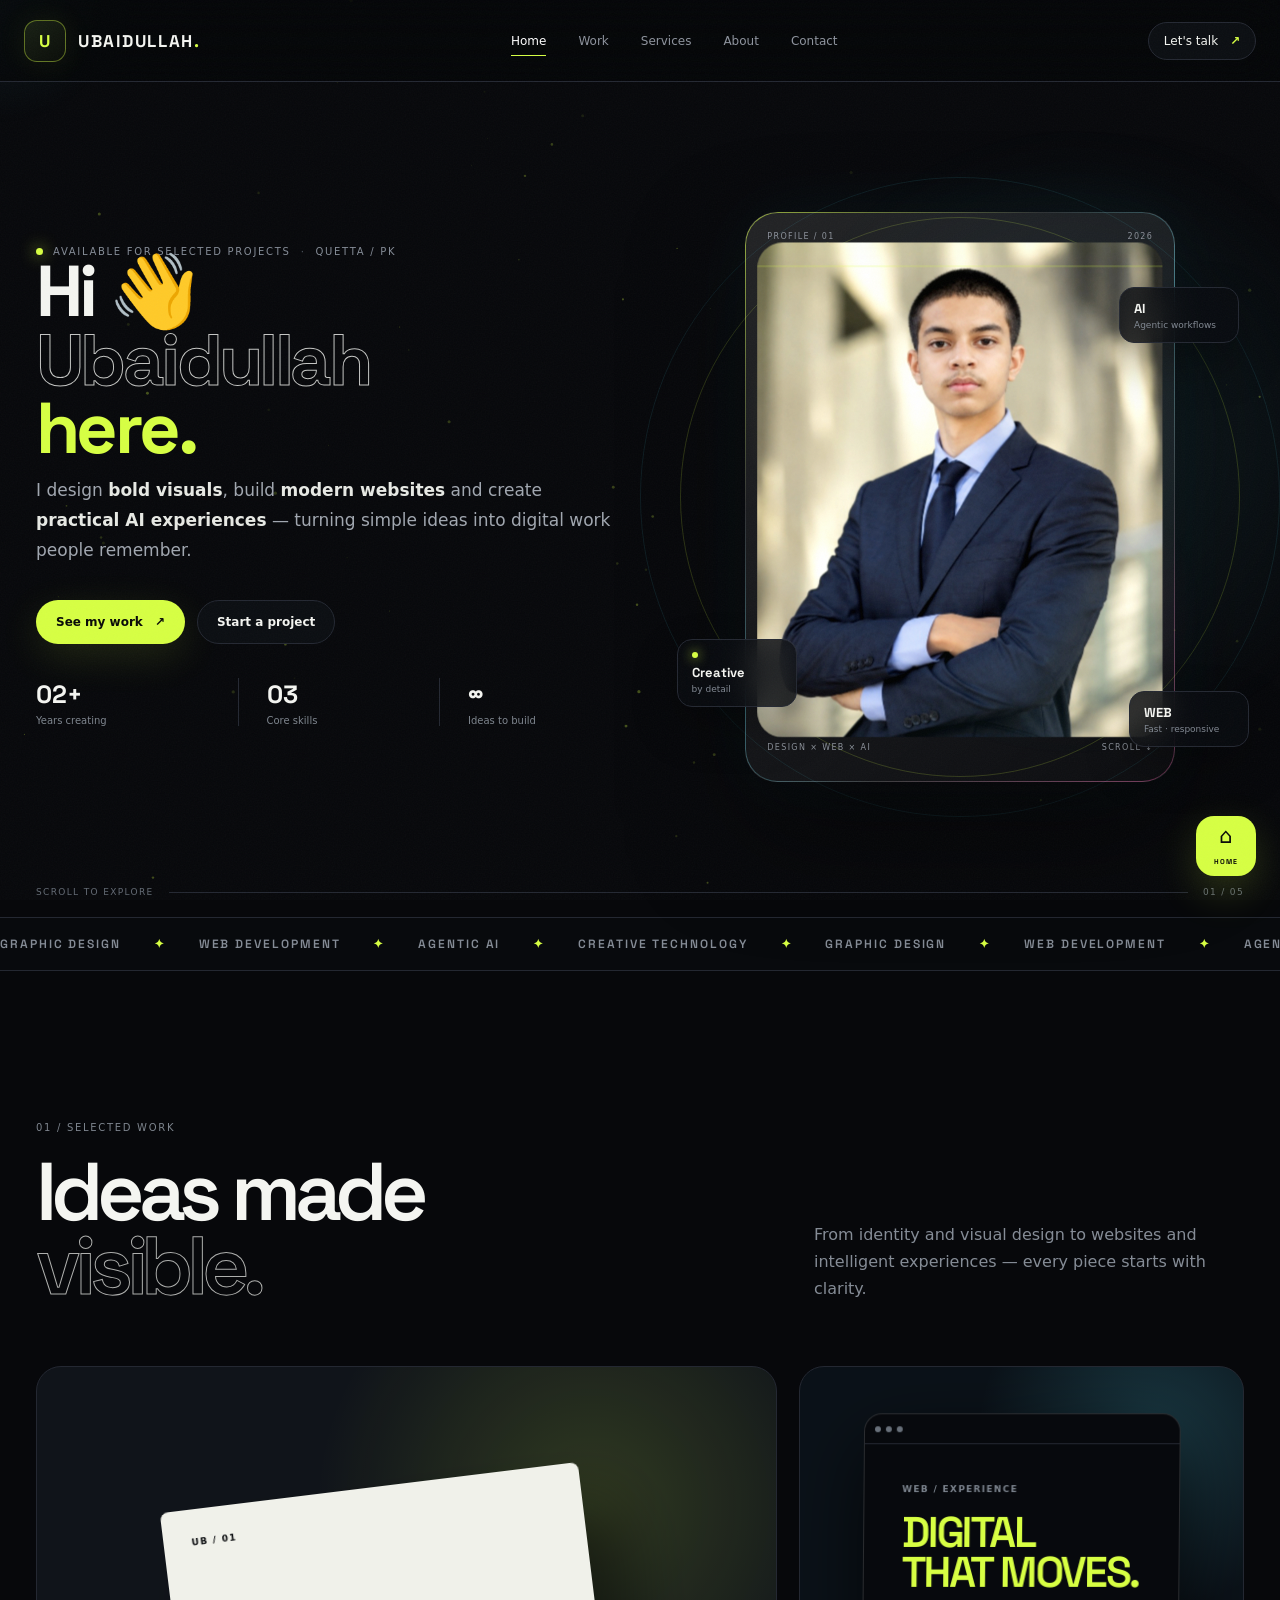
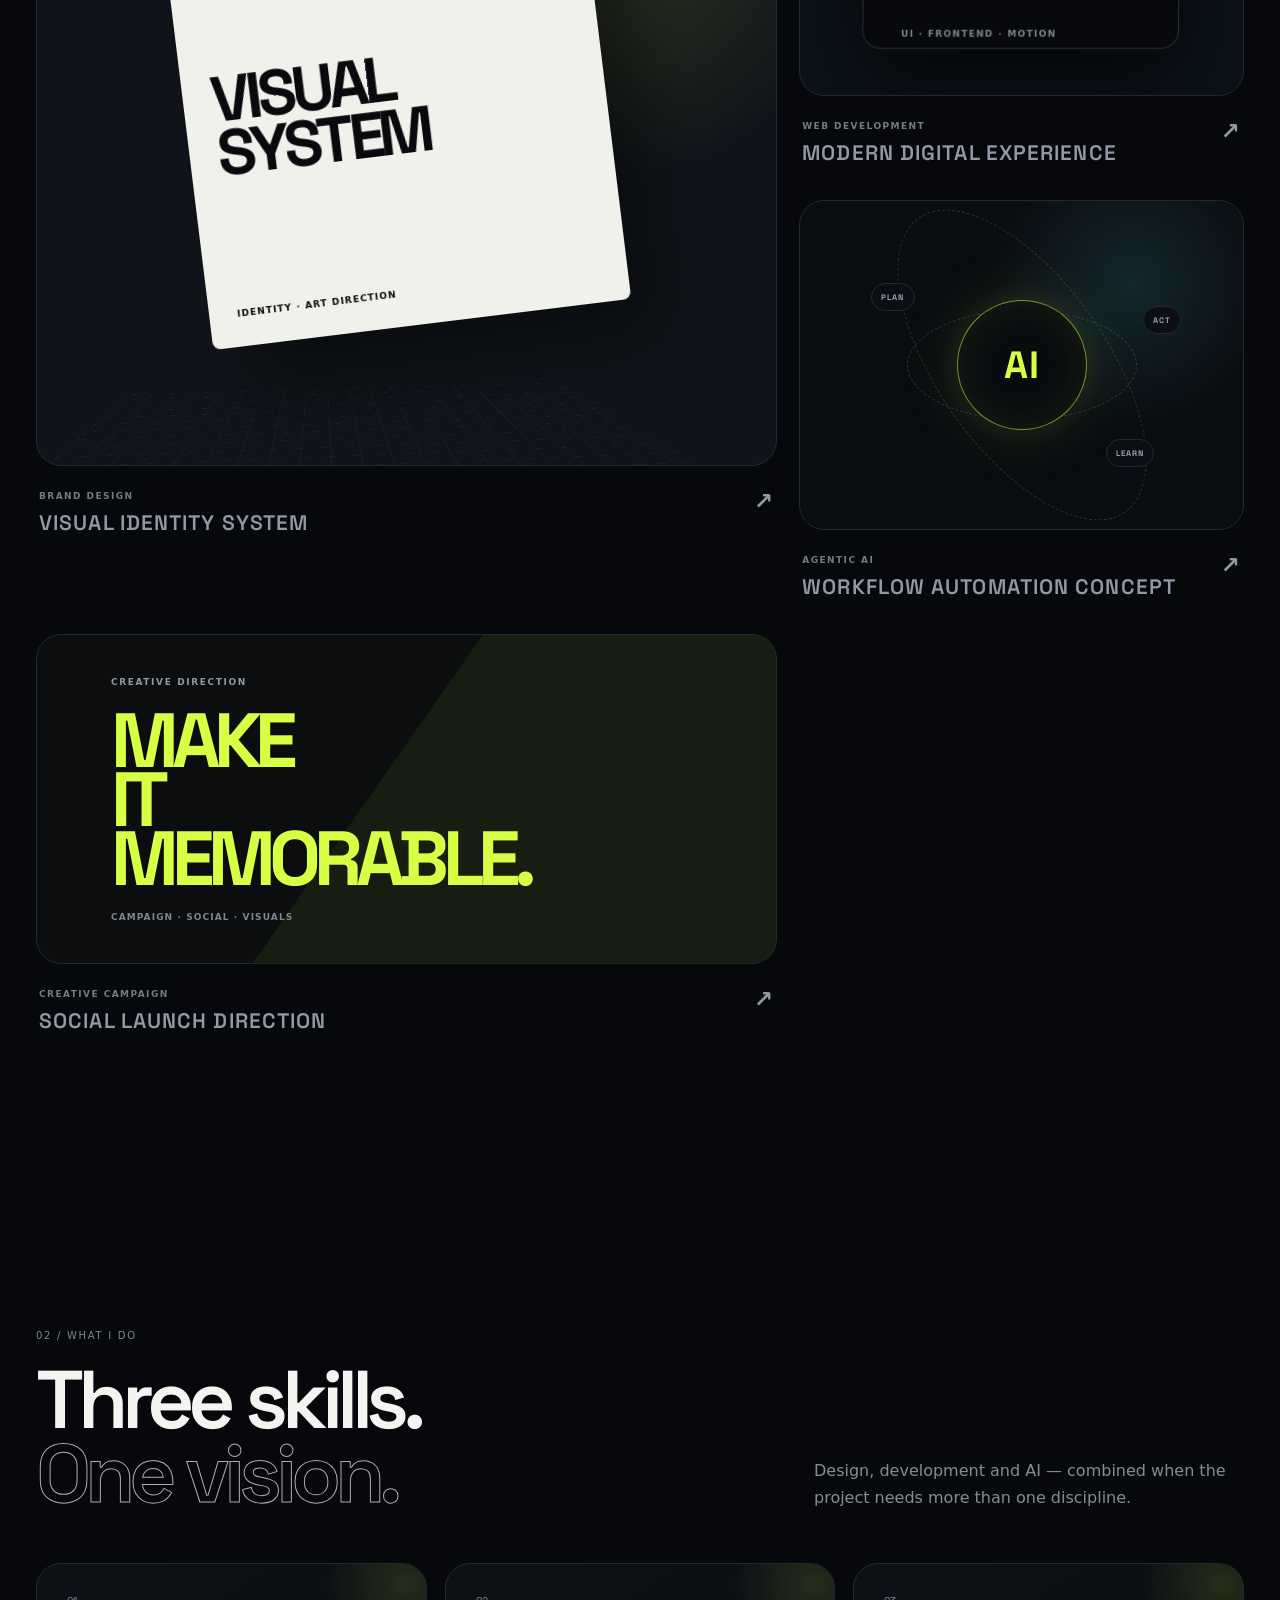
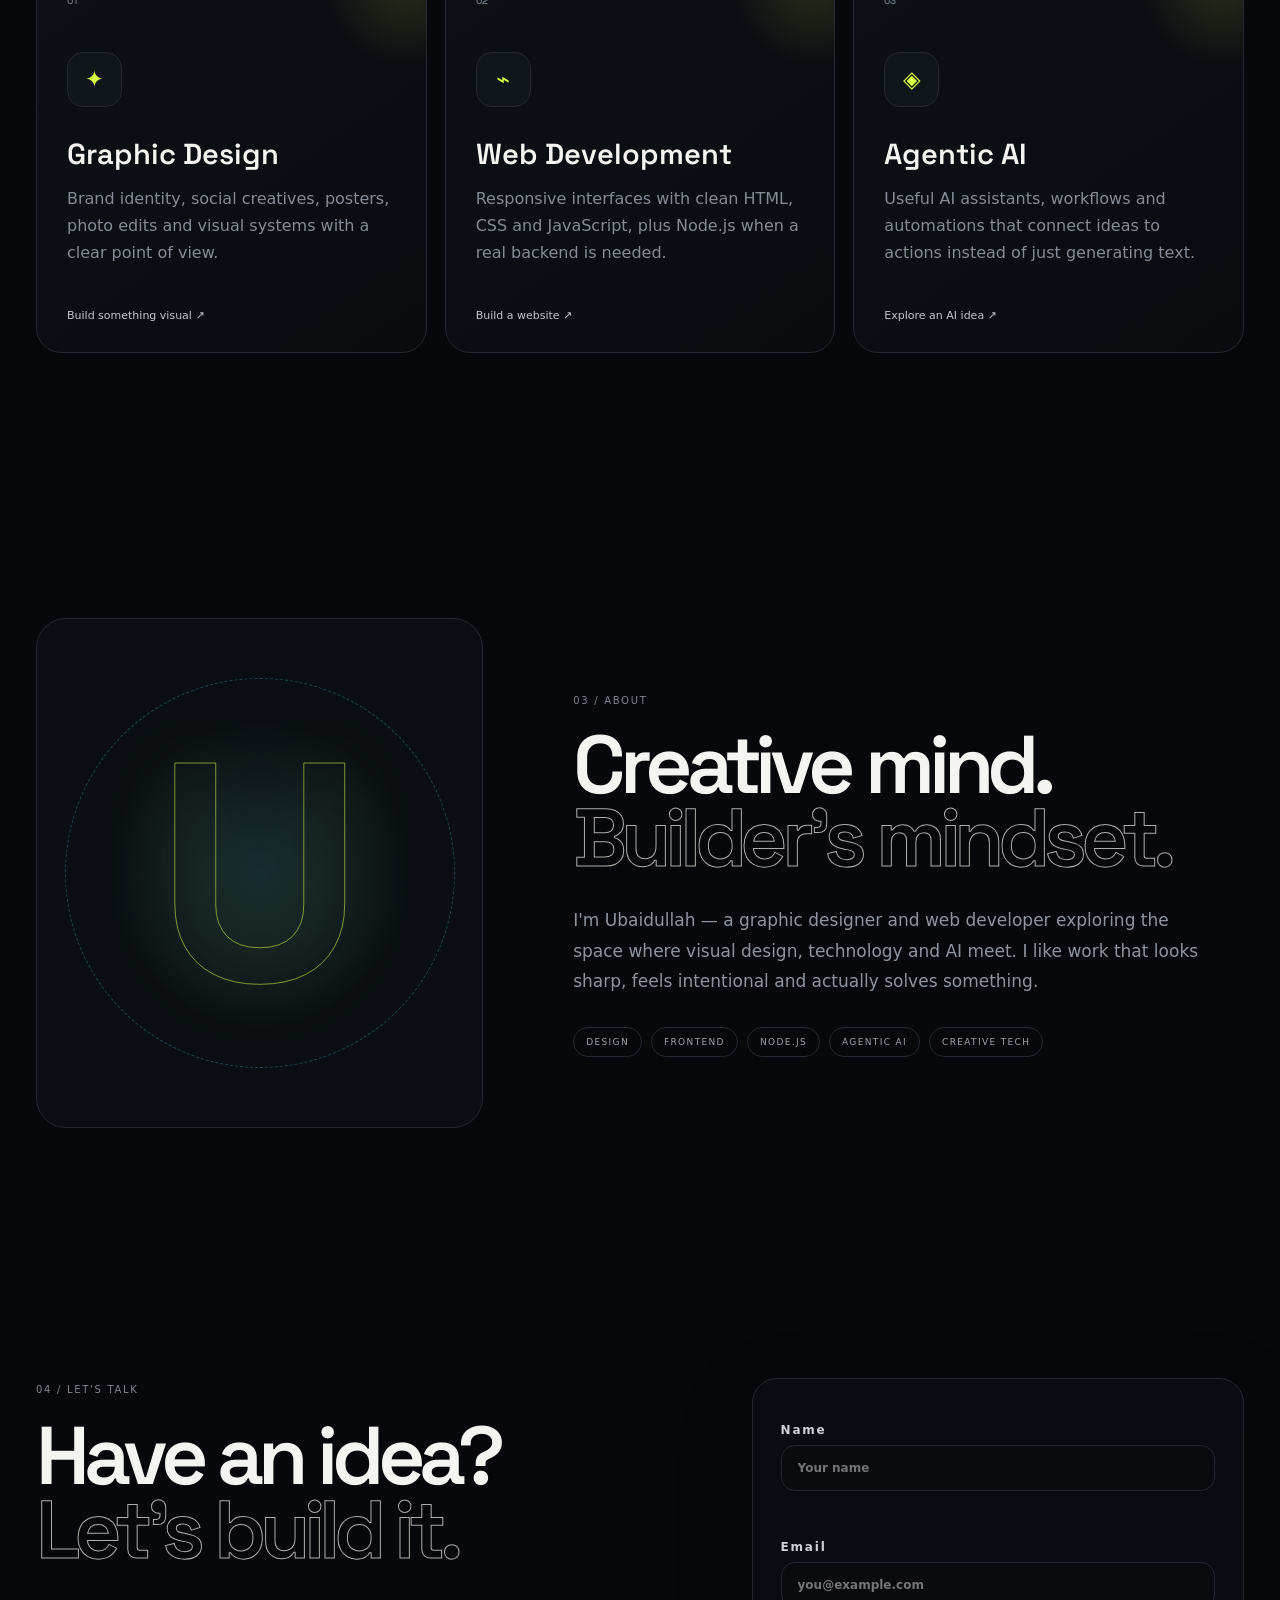
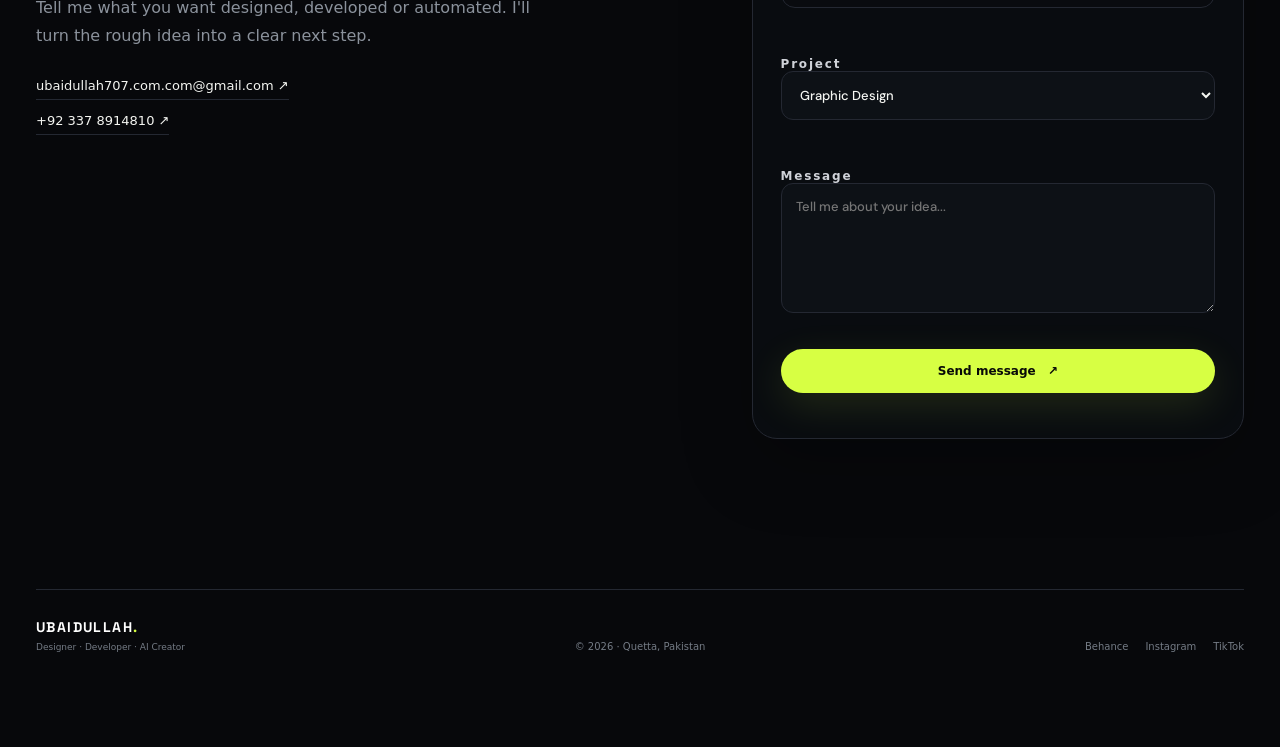
<file: index.html>
<!doctype html><html lang="en"><head><meta charset="utf-8"><meta name="viewport" content="width=device-width,initial-scale=1"><meta name="theme-color" content="#050608"><meta name="description" content="Ubaidullah — Graphic Designer, Web Developer and Agentic AI Creator."><title>UBAIDULLAH — Creative Developer</title><link rel="preconnect" href="https://fonts.googleapis.com"><link rel="preconnect" href="https://fonts.gstatic.com" crossorigin><link href="https://fonts.googleapis.com/css2?family=DM+Sans:wght@400;500;600;700&family=Space+Grotesk:wght@500;600;700&display=swap" rel="stylesheet"><link rel="stylesheet" href="style.css"></head><body><canvas id="particles"></canvas><div class="grain"></div><div class="cursor" id="cursor"></div><div class="progress" id="progress"></div>
<header class="header"><a class="logo" href="#home"><span class="logo-box">U</span><span>UBAIDULLAH<span class="lime">.</span></span></a><nav><a class="active" href="#home">Home</a><a href="#work">Work</a><a href="#services">Services</a><a href="#about">About</a><a href="#contact">Contact</a></nav><a class="talk magnetic" href="#contact">Let's talk <b>↗</b></a></header>
<main id="home"><section class="hero wrap"><div class="hero-left reveal"><div class="status"><i></i> AVAILABLE FOR SELECTED PROJECTS <span>·</span> QUETTA / PK</div><h1>Hi 👋<br><span class="outline">Ubaidullah</span><br><strong>here.</strong></h1><p class="hero-text">I design <b>bold visuals</b>, build <b>modern websites</b> and create <b>practical AI experiences</b> — turning simple ideas into digital work people remember.</p><div class="actions"><a class="btn primary magnetic" href="#work">See my work <span>↗</span></a><a class="btn secondary magnetic" href="#contact">Start a project</a></div><div class="stats"><div><b>02+</b><span>Years creating</span></div><div><b>03</b><span>Core skills</span></div><div><b>∞</b><span>Ideas to build</span></div></div></div><div class="hero-right reveal delay"><div class="scene" id="scene"><div class="orb orb1"></div><div class="orb orb2"></div><div class="ring ring1"></div><div class="ring ring2"></div><div class="portrait-card tilt" id="portraitCard"><div class="card-top"><span>PROFILE / 01</span><span>2026</span></div><div class="portrait"><img src="portrait.png" alt="Ubaidullah in a professional suit"><div class="scan"></div></div><div class="card-bottom"><span>DESIGN × WEB × AI</span><span>SCROLL ↓</span></div></div><div class="float-chip chip1"><i></i><b>Creative</b><small>by detail</small></div><div class="float-chip chip2"><b>AI</b><small>Agentic workflows</small></div><div class="float-chip chip3"><b>WEB</b><small>Fast · responsive</small></div></div></div><div class="hero-bottom"><span>SCROLL TO EXPLORE</span><div></div><span>01 / 05</span></div></section><section class="ticker"><div>GRAPHIC DESIGN <em>✦</em> WEB DEVELOPMENT <em>✦</em> AGENTIC AI <em>✦</em> CREATIVE TECHNOLOGY <em>✦</em> GRAPHIC DESIGN <em>✦</em> WEB DEVELOPMENT <em>✦</em> AGENTIC AI <em>✦</em></div></section>
<section class="section wrap" id="work"><div class="heading reveal"><div><span>01 / SELECTED WORK</span><h2>Ideas made<br><i>visible.</i></h2></div><p>From identity and visual design to websites and intelligent experiences — every piece starts with clarity.</p></div><div class="bento"><article class="project p1 tilt reveal"><div class="visual brandVisual"><span class="grid"></span><div class="brandSheet"><small>UB / 01</small><b>VISUAL<br>SYSTEM</b><span>Identity · Art direction</span></div></div><div class="meta"><div><small>BRAND DESIGN</small><h3>Visual identity system</h3></div><b>↗</b></div></article><article class="project p2 tilt reveal delay"><div class="visual webVisual"><div class="browser"><div class="bar"><i></i><i></i><i></i></div><div class="browserContent"><small>WEB / EXPERIENCE</small><strong>Digital<br>that moves.</strong><span>UI · Frontend · Motion</span></div></div></div><div class="meta"><div><small>WEB DEVELOPMENT</small><h3>Modern digital experience</h3></div><b>↗</b></div></article><article class="project p3 tilt reveal"><div class="visual aiVisual"><div class="aiOrbit a"></div><div class="aiOrbit b"></div><div class="aiCore">AI</div><span class="node n1">PLAN</span><span class="node n2">ACT</span><span class="node n3">LEARN</span></div><div class="meta"><div><small>AGENTIC AI</small><h3>Workflow automation concept</h3></div><b>↗</b></div></article><article class="project p4 tilt reveal delay"><div class="visual posterVisual"><div><small>CREATIVE DIRECTION</small><strong>MAKE<br>IT<br><i>MEMORABLE.</i></strong><span>Campaign · Social · Visuals</span></div></div><div class="meta"><div><small>CREATIVE CAMPAIGN</small><h3>Social launch direction</h3></div><b>↗</b></div></article></div></section>
<section class="section services wrap" id="services"><div class="heading reveal"><div><span>02 / WHAT I DO</span><h2>Three skills.<br><i>One vision.</i></h2></div><p>Design, development and AI — combined when the project needs more than one discipline.</p></div><div class="service-grid"><article class="service reveal"><span class="num">01</span><div class="icon">✦</div><h3>Graphic Design</h3><p>Brand identity, social creatives, posters, photo edits and visual systems with a clear point of view.</p><a href="#contact">Build something visual ↗</a></article><article class="service reveal delay"><span class="num">02</span><div class="icon">⌁</div><h3>Web Development</h3><p>Responsive interfaces with clean HTML, CSS and JavaScript, plus Node.js when a real backend is needed.</p><a href="#contact">Build a website ↗</a></article><article class="service reveal"><span class="num">03</span><div class="icon">◈</div><h3>Agentic AI</h3><p>Useful AI assistants, workflows and automations that connect ideas to actions instead of just generating text.</p><a href="#contact">Explore an AI idea ↗</a></article></div></section>
<section class="about wrap" id="about"><div class="about-visual reveal"><span>U</span><div class="about-orbit"></div></div><div class="about-copy reveal delay"><span>03 / ABOUT</span><h2>Creative mind.<br><i>Builder's mindset.</i></h2><p>I'm Ubaidullah — a graphic designer and web developer exploring the space where visual design, technology and AI meet. I like work that looks sharp, feels intentional and actually solves something.</p><div class="skills"><span>DESIGN</span><span>FRONTEND</span><span>NODE.JS</span><span>AGENTIC AI</span><span>CREATIVE TECH</span></div></div></section>
<section class="contact wrap" id="contact"><div class="contact-copy reveal"><span>04 / LET'S TALK</span><h2>Have an idea?<br><i>Let's build it.</i></h2><p>Tell me what you want designed, developed or automated. I'll turn the rough idea into a clear next step.</p><div class="contact-links"><a href="mailto:ubaidullah707.com.com@gmail.com">ubaidullah707.com.com@gmail.com ↗</a><a href="tel:+923378914810">+92 337 8914810 ↗</a></div></div><form class="form reveal delay" id="contactForm"><label>Name<input name="name" required placeholder="Your name"></label><label>Email<input name="email" type="email" required placeholder="you@example.com"></label><label>Project<select name="project"><option>Graphic Design</option><option>Web Development</option><option>Agentic AI</option><option>Other</option></select></label><label>Message<textarea name="message" required placeholder="Tell me about your idea..."></textarea></label><button class="btn primary magnetic" type="submit">Send message <span>↗</span></button><p id="formStatus"></p></form></section></main>
<footer class="footer wrap"><div><b>UBAIDULLAH<span class="lime">.</span></b><small>Designer · Developer · AI Creator</small></div><span>© 2026 · Quetta, Pakistan</span><div class="socials"><a href="https://www.behance.net/ubaidullah141" target="_blank" rel="noreferrer">Behance</a><a href="https://www.instagram.com/whoez_the_shadow" target="_blank" rel="noreferrer">Instagram</a><a href="https://www.tiktok.com/@whoez_the_shadow" target="_blank" rel="noreferrer">TikTok</a></div></footer><a class="home" href="#home"><span>⌂</span><small>HOME</small></a><script src="script.js"></script></body></html>
</file>
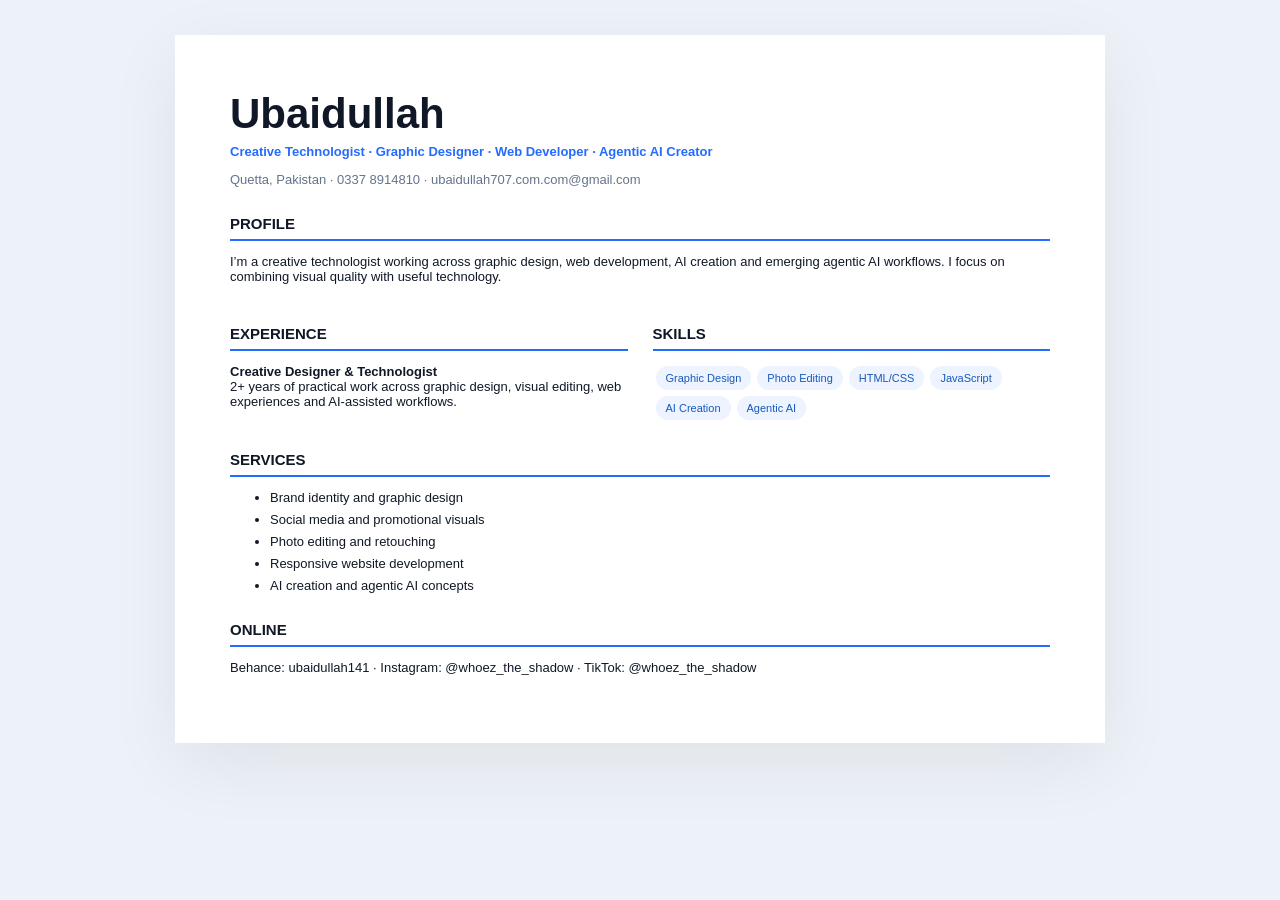
<file: cv.html>
<!doctype html><html><head><meta charset="utf-8"><meta name="viewport" content="width=device-width,initial-scale=1"><title>Ubaidullah — CV</title><style>body{margin:0;background:#edf2f8;color:#101827;font:13px Arial}.cv{max-width:820px;margin:35px auto;background:#fff;padding:55px;box-shadow:0 20px 70px #0001}h1{font-size:42px;margin:0}.role{color:#246bff;font-weight:bold;margin:6px 0}.muted{color:#64748b}h2{font-size:15px;border-bottom:2px solid #246bff;padding-bottom:7px;margin-top:28px}.grid{display:grid;grid-template-columns:1fr 1fr;gap:25px}li{margin:7px 0}.tags span{display:inline-block;background:#edf4ff;color:#1858bd;border-radius:20px;padding:6px 10px;margin:3px;font-size:11px}@media(max-width:650px){.cv{margin:0;padding:28px}.grid{grid-template-columns:1fr}}@media print{body{background:#fff}.cv{margin:0;box-shadow:none}}</style></head><body><main class="cv"><h1>Ubaidullah</h1><div class="role">Creative Technologist · Graphic Designer · Web Developer · Agentic AI Creator</div><p class="muted">Quetta, Pakistan · 0337 8914810 · ubaidullah707.com.com@gmail.com</p><h2>PROFILE</h2><p>I’m a creative technologist working across graphic design, web development, AI creation and emerging agentic AI workflows. I focus on combining visual quality with useful technology.</p><div class="grid"><div><h2>EXPERIENCE</h2><p><b>Creative Designer & Technologist</b><br>2+ years of practical work across graphic design, visual editing, web experiences and AI-assisted workflows.</p></div><div><h2>SKILLS</h2><div class="tags"><span>Graphic Design</span><span>Photo Editing</span><span>HTML/CSS</span><span>JavaScript</span><span>AI Creation</span><span>Agentic AI</span></div></div></div><h2>SERVICES</h2><ul><li>Brand identity and graphic design</li><li>Social media and promotional visuals</li><li>Photo editing and retouching</li><li>Responsive website development</li><li>AI creation and agentic AI concepts</li></ul><h2>ONLINE</h2><p>Behance: ubaidullah141 · Instagram: @whoez_the_shadow · TikTok: @whoez_the_shadow</p></main></body></html>
</file>
<file: style.css>
:root{--bg:#050608;--panel:#0a0d11;--panel2:#10141a;--text:#f5f6f2;--muted:#9198a3;--line:rgba(255,255,255,.1);--lime:#d7ff43;--cyan:#5be7ff;--pink:#ff4eaa;--max:1320px}*{box-sizing:border-box}html{scroll-behavior:smooth}body{margin:0;background:radial-gradient(circle at 70% 0%,#111b1c 0,#07090c 28%,var(--bg) 60%);color:var(--text);font-family:'DM Sans',sans-serif;overflow-x:hidden}body:before{content:"";position:fixed;inset:0;pointer-events:none;background:radial-gradient(circle at 50% 30%,rgba(215,255,67,.025),transparent 35%);z-index:-1}a{color:inherit;text-decoration:none}.wrap{width:min(var(--max),calc(100% - 72px));margin-inline:auto}.grain{position:fixed;inset:0;z-index:40;pointer-events:none;opacity:.035;background-image:url("data:image/svg+xml,%3Csvg xmlns='http://www.w3.org/2000/svg' width='180' height='180'%3E%3Cfilter id='n'%3E%3CfeTurbulence type='fractalNoise' baseFrequency='.75' numOctaves='4'/%3E%3C/filter%3E%3Crect width='100%25' height='100%25' filter='url(%23n)'/%3E%3C/svg%3E")}#particles{position:fixed;inset:0;width:100%;height:100%;pointer-events:none;z-index:0}.cursor{position:fixed;width:260px;height:260px;border-radius:50%;pointer-events:none;z-index:2;background:radial-gradient(circle,rgba(91,231,255,.075),transparent 68%);transform:translate(-50%,-50%)}.progress{position:fixed;top:0;left:0;width:0;height:3px;background:linear-gradient(90deg,var(--lime),var(--cyan),var(--pink));z-index:100}.header{height:82px;position:sticky;top:0;z-index:30;display:flex;align-items:center;justify-content:space-between;padding:0 max(24px,calc((100vw - var(--max))/2));border-bottom:1px solid var(--line);background:rgba(5,6,8,.72);backdrop-filter:blur(22px)}.logo{display:flex;align-items:center;gap:12px;font:700 17px 'Space Grotesk';letter-spacing:.1em}.logo-box{width:42px;height:42px;border-radius:13px;display:grid;place-items:center;border:1px solid rgba(215,255,67,.4);background:linear-gradient(145deg,#182014,#0a0d09);color:var(--lime);box-shadow:0 0 30px rgba(215,255,67,.08)}.lime{color:var(--lime)}nav{display:flex;gap:32px}nav a{font-size:12px;color:#8e949e;position:relative;padding:8px 0}nav a:after{content:"";position:absolute;left:0;right:100%;bottom:0;height:1px;background:var(--lime);transition:.25s}nav a:hover,nav a.active{color:#fff}nav a:hover:after,nav a.active:after{right:0}.talk{border:1px solid var(--line);border-radius:999px;padding:11px 15px;background:#0b0e12;font-size:12px}.talk b{color:var(--lime);margin-left:8px}.hero{min-height:calc(100vh - 82px);min-height:760px;display:grid;grid-template-columns:1.02fr .98fr;gap:50px;align-items:center;position:relative;padding:70px 0 75px}.hero:before{content:"";position:absolute;width:700px;height:700px;right:-180px;top:10px;border-radius:50%;background:radial-gradient(circle,rgba(91,231,255,.09),transparent 64%);filter:blur(10px);pointer-events:none}.status{display:flex;align-items:center;gap:10px;color:#858c97;font-size:10px;letter-spacing:.17em}.status i{width:7px;height:7px;border-radius:50%;background:var(--lime);box-shadow:0 0 16px var(--lime);animation:pulse 2s infinite}.status span{color:#515862}h1,h2,h3,p{margin-top:0}h1{font:700 clamp(70px,8.3vw,126px)/.82 'Space Grotesk';letter-spacing:-.085em;margin:30px 0 32px}h1 .outline{color:transparent;-webkit-text-stroke:1px rgba(245,246,242,.8)}h1 strong{color:var(--lime);font-weight:700}.hero-text{max-width:640px;color:#a1a7b0;font-size:17px;line-height:1.75}.hero-text b{color:#e7e9e4}.actions{display:flex;gap:12px;margin:34px 0}.btn{display:inline-flex;align-items:center;justify-content:center;gap:12px;border-radius:999px;padding:14px 19px;font-size:12px;font-weight:700;border:1px solid transparent;cursor:pointer;transition:transform .2s,box-shadow .2s}.btn:hover{transform:translateY(-3px)}.primary{background:var(--lime);color:#080a07;box-shadow:0 12px 40px rgba(215,255,67,.12)}.secondary{border-color:var(--line);background:#0b0e12}.stats{display:flex;gap:28px;margin-top:48px}.stats div{display:flex;flex-direction:column;gap:5px;min-width:90px}.stats div+div{border-left:1px solid var(--line);padding-left:28px}.stats b{font:700 25px 'Space Grotesk'}.stats span{font-size:10px;color:#7e858e}.hero-right{height:690px;display:grid;place-items:center}.scene{width:min(650px,100%);height:650px;position:relative;perspective:1300px;display:grid;place-items:center}.portrait-card{width:430px;height:570px;border-radius:32px;padding:14px;position:relative;z-index:5;background:linear-gradient(145deg,rgba(255,255,255,.11),rgba(255,255,255,.025));border:1px solid rgba(255,255,255,.13);box-shadow:0 50px 110px rgba(0,0,0,.5),0 0 80px rgba(91,231,255,.05);transform-style:preserve-3d;transition:transform .15s ease-out}.portrait-card:before{content:"";position:absolute;inset:-1px;border-radius:33px;padding:1px;background:linear-gradient(135deg,rgba(215,255,67,.6),transparent 30%,rgba(91,231,255,.35),transparent 70%,rgba(255,78,170,.35));-webkit-mask:linear-gradient(#000 0 0) content-box,linear-gradient(#000 0 0);-webkit-mask-composite:xor;mask-composite:exclude}.card-top,.card-bottom{display:flex;justify-content:space-between;align-items:center;font-size:8px;letter-spacing:.17em;color:#8c929b;padding:5px 7px}.card-bottom{padding-top:9px}.portrait{height:calc(100% - 52px);border-radius:25px;overflow:hidden;position:relative;background:#15181c;transform:translateZ(18px)}.portrait:after{content:"";position:absolute;inset:0;background:linear-gradient(145deg,rgba(215,255,67,.13),transparent 24%,transparent 65%,rgba(91,231,255,.1));mix-blend-mode:screen}.portrait img{width:100%;height:100%;display:block;object-fit:cover;object-position:center 18%;filter:contrast(1.04) saturate(.95)}.scan{position:absolute;left:0;right:0;top:-30%;height:35%;background:linear-gradient(transparent,rgba(215,255,67,.13),transparent);border-bottom:1px solid rgba(215,255,67,.35);animation:scan 5s ease-in-out infinite}.orb,.ring{position:absolute;border-radius:50%;pointer-events:none}.orb1{width:330px;height:330px;background:radial-gradient(circle,rgba(215,255,67,.16),transparent 65%);filter:blur(4px);top:80px;left:50px;animation:float 7s ease-in-out infinite}.orb2{width:280px;height:280px;background:radial-gradient(circle,rgba(255,78,170,.12),transparent 65%);right:30px;bottom:70px;animation:float 8s ease-in-out infinite reverse}.ring{border:1px solid rgba(215,255,67,.18);width:560px;height:560px}.ring1{animation:spin 20s linear infinite}.ring2{width:640px;height:640px;border-color:rgba(91,231,255,.09);animation:spin 30s linear infinite reverse}.float-chip{position:absolute;z-index:8;padding:12px 14px;border:1px solid var(--line);border-radius:15px;background:rgba(9,12,16,.82);backdrop-filter:blur(16px);box-shadow:0 20px 45px rgba(0,0,0,.3);display:flex;flex-direction:column;gap:3px;min-width:120px}.float-chip b{font:700 13px 'Space Grotesk'}.float-chip small{font-size:9px;color:#818892}.float-chip i{width:6px;height:6px;border-radius:50%;background:var(--lime);box-shadow:0 0 12px var(--lime);margin-bottom:3px}.chip1{left:0;bottom:115px}.chip2{right:5px;top:115px}.chip3{right:-5px;bottom:75px}.hero-bottom{position:absolute;bottom:20px;left:0;right:0;display:flex;align-items:center;gap:15px;color:#646b75;font-size:9px;letter-spacing:.15em}.hero-bottom div{height:1px;background:var(--line);flex:1}.ticker{border-block:1px solid var(--line);padding:18px 0;overflow:hidden;white-space:nowrap;background:#080a0d;color:#858c96;font:600 12px 'Space Grotesk';letter-spacing:.16em}.ticker div{width:max-content;animation:marquee 30s linear infinite}.ticker em{color:var(--lime);font-style:normal;padding:0 28px}.section{padding:145px 0}.heading{display:flex;justify-content:space-between;align-items:end;gap:50px;margin-bottom:52px}.heading>div>span,.about-copy>span,.contact-copy>span{font-size:10px;color:#7e858e;letter-spacing:.17em}.heading h2,.about h2,.contact h2{font:600 clamp(54px,6.4vw,92px)/.9 'Space Grotesk';letter-spacing:-.075em;margin:20px 0 0}.heading h2 i,.about h2 i,.contact h2 i{font-style:normal;color:transparent;-webkit-text-stroke:1px rgba(245,246,242,.7)}.heading p{max-width:430px;color:#858c96;line-height:1.7;margin:0}.bento{display:grid;grid-template-columns:1.25fr .75fr;gap:22px}.project{min-width:0}.p1{grid-row:span 2}.visual{height:330px;border:1px solid var(--line);border-radius:25px;overflow:hidden;position:relative;background:#0c0f14}.p1 .visual{height:700px}.p4 .visual{height:330px}.project .meta{display:flex;justify-content:space-between;gap:20px;padding:17px 3px 0}.meta small{font-size:9px;letter-spacing:.16em;color:#747b85}.meta h3{font:600 21px 'Space Grotesk';margin:7px 0 0}.meta>b{font-size:23px}.brandVisual{background:radial-gradient(circle at 75% 20%,rgba(215,255,67,.16),transparent 35%),#10141a}.grid{position:absolute;inset:-20%;background:linear-gradient(rgba(255,255,255,.05) 1px,transparent 1px),linear-gradient(90deg,rgba(255,255,255,.05) 1px,transparent 1px);background-size:50px 50px;transform:perspective(600px) rotateX(58deg) rotateZ(-7deg);transform-origin:center bottom}.brandSheet{position:absolute;width:57%;height:63%;left:20%;top:17%;background:#f0f1ea;color:#080a0d;border-radius:8px;padding:28px;display:flex;flex-direction:column;justify-content:space-between;transform:rotate(-7deg) translateZ(20px);box-shadow:35px 45px 70px rgba(0,0,0,.45)}.brandSheet small{font-size:9px;letter-spacing:.15em}.brandSheet b{font:700 clamp(48px,5vw,75px)/.84 'Space Grotesk';letter-spacing:-.08em}.brandSheet span{font-size:9px}.webVisual{background:radial-gradient(circle at 80% 20%,rgba(91,231,255,.18),transparent 40%),#0a1118}.browser{position:absolute;inset:14%;border:1px solid rgba(255,255,255,.14);border-radius:18px;background:#07090d;box-shadow:0 30px 80px #000a;transform:rotateY(-7deg) rotateX(4deg)}.bar{height:30px;border-bottom:1px solid var(--line);display:flex;align-items:center;gap:5px;padding:0 10px}.bar i{width:6px;height:6px;border-radius:50%;background:#68707a}.browserContent{padding:38px}.browserContent small,.browserContent span{font-size:9px;color:#7c848e;letter-spacing:.15em}.browserContent strong{display:block;font:600 43px/.92 'Space Grotesk';letter-spacing:-.06em;margin:18px 0 35px}.aiVisual{background:radial-gradient(circle,rgba(215,255,67,.13),transparent 30%),radial-gradient(circle at 75% 25%,rgba(91,231,255,.12),transparent 35%),#090c10}.aiCore{position:absolute;left:50%;top:50%;transform:translate(-50%,-50%);width:130px;height:130px;border-radius:50%;display:grid;place-items:center;font:700 38px 'Space Grotesk';color:var(--lime);background:#090c0f;border:1px solid rgba(215,255,67,.55);box-shadow:0 0 70px rgba(215,255,67,.12),inset 0 0 40px rgba(215,255,67,.08);z-index:2}.aiOrbit{position:absolute;left:50%;top:50%;transform:translate(-50%,-50%);border:1px dashed rgba(91,231,255,.22);border-radius:50%;width:230px;height:110px;animation:spin 8s linear infinite}.aiOrbit.b{width:360px;height:170px;transform:translate(-50%,-50%) rotate(55deg);animation-duration:13s;border-color:rgba(215,255,67,.18)}.node{position:absolute;font:700 8px 'Space Grotesk';letter-spacing:.14em;color:#9ba2aa;border:1px solid var(--line);padding:8px 9px;border-radius:999px;background:#0b0f13}.n1{left:16%;top:25%}.n2{right:14%;top:32%}.n3{right:20%;bottom:19%}.posterVisual{background:linear-gradient(125deg,#0c0d0f 0 46%,#171d11 46%);display:flex;align-items:center}.posterVisual>div{padding-left:10%;display:flex;flex-direction:column}.posterVisual small{font-size:9px;letter-spacing:.18em;color:#9299a2}.posterVisual strong{font:700 clamp(50px,6vw,86px)/.77 'Space Grotesk';letter-spacing:-.09em;margin:24px 0}.posterVisual strong i{font-style:normal;color:var(--lime)}.posterVisual span{font-size:9px;color:#7f868f}.service-grid{display:grid;grid-template-columns:repeat(3,1fr);gap:18px}.service{border:1px solid var(--line);border-radius:25px;padding:30px;background:linear-gradient(145deg,#0d1116,#090b0f);min-height:390px;display:flex;flex-direction:column;position:relative;overflow:hidden;transition:.3s}.service:before{content:"";position:absolute;width:180px;height:180px;right:-70px;top:-70px;border-radius:50%;background:radial-gradient(circle,rgba(215,255,67,.13),transparent 65%)}.service:hover{transform:translateY(-7px);border-color:rgba(215,255,67,.25);box-shadow:0 30px 70px rgba(0,0,0,.25)}.num{font:500 10px 'Space Grotesk';color:#6f7781}.icon{width:55px;height:55px;border-radius:16px;display:grid;place-items:center;margin:45px 0 28px;background:#11161a;color:var(--lime);font-size:23px;border:1px solid var(--line)}.service h3{font:600 29px 'Space Grotesk';margin:0 0 13px}.service p{color:#858c95;line-height:1.7;margin:0;max-width:360px}.service a{margin-top:auto;padding-top:25px;font-size:11px;color:#c4c8ce}.about{display:grid;grid-template-columns:.8fr 1.2fr;gap:90px;align-items:center;padding:120px 0 150px}.about-visual{height:510px;border:1px solid var(--line);border-radius:30px;display:grid;place-items:center;position:relative;overflow:hidden;background:radial-gradient(circle,rgba(91,231,255,.12),transparent 45%),#0b0f13}.about-visual>span{font:700 310px/.8 'Space Grotesk';color:transparent;-webkit-text-stroke:1px rgba(215,255,67,.55);text-shadow:0 0 80px rgba(215,255,67,.08)}.about-orbit{position:absolute;width:390px;height:390px;border:1px dashed rgba(91,231,255,.25);border-radius:50%;animation:spin 18s linear infinite}.about-copy p{color:#8e959f;line-height:1.8;font-size:17px;max-width:650px;margin:30px 0}.skills{display:flex;flex-wrap:wrap;gap:9px}.skills span{font-size:9px;letter-spacing:.15em;border:1px solid var(--line);padding:9px 12px;border-radius:999px;color:#9da4ad}.contact{display:grid;grid-template-columns:1fr .8fr;gap:100px;padding:100px 0 150px}.contact h2{margin-top:22px}.contact-copy>p{max-width:520px;color:#8b929c;line-height:1.75;margin:28px 0}.contact-links{display:flex;flex-direction:column;gap:13px}.contact-links a{font-size:13px;width:max-content;border-bottom:1px solid var(--line);padding-bottom:6px}.form{display:flex;flex-direction:column;gap:17px;padding:28px;border:1px solid var(--line);border-radius:25px;background:#090c10;box-shadow:0 25px 70px rgba(0,0,0,.25)}label{display:flex;flex-direction:column;gap:8px;color:#7e858e;font-size:9px;letter-spacing:.15em}input,select,textarea{width:100%;border:1px solid var(--line);border-radius:12px;background:#0d1116;color:#f5f6f2;padding:14px;font:500 13px 'DM Sans';outline:none}input:focus,select:focus,textarea:focus{border-color:rgba(215,255,67,.45)}textarea{min-height:130px;resize:vertical}#formStatus{font-size:11px;color:#858c96;margin:0}.footer{border-top:1px solid var(--line);padding:28px 0 95px;display:grid;grid-template-columns:1fr 1fr 1fr;align-items:end;color:#747b85;font-size:10px}.footer div:first-child{display:flex;flex-direction:column;gap:6px}.footer b{font:700 14px 'Space Grotesk';color:#fff;letter-spacing:.1em}.footer small{font-size:9px}.footer>span{text-align:center}.socials{display:flex;justify-content:flex-end;gap:17px}.socials a:hover{color:#fff}.home{position:fixed;right:24px;bottom:24px;width:60px;height:60px;border-radius:18px;z-index:25;display:grid;place-items:center;background:var(--lime);color:#080a07;box-shadow:0 15px 40px rgba(215,255,67,.18)}.home span{font-size:21px;line-height:1}.home small{font:700 7px 'Space Grotesk';letter-spacing:.12em;margin-top:-9px}.reveal{opacity:0;transform:translateY(28px);transition:opacity .8s ease,transform .8s cubic-bezier(.2,.8,.2,1)}.reveal.visible{opacity:1;transform:none}.delay{transition-delay:.12s}@keyframes scan{0%,15%{transform:translateY(-160%)}55%,100%{transform:translateY(360%)}}@keyframes spin{to{transform:rotate(360deg)}}@keyframes marquee{to{transform:translateX(-50%)}}@keyframes float{50%{transform:translateY(-18px) scale(1.04)}}@keyframes pulse{50%{box-shadow:0 0 22px var(--lime)}}@media(max-width:1050px){.header{padding-inline:22px}.hero{grid-template-columns:1fr;min-height:auto;padding-top:80px}.hero-right{height:680px}.hero-bottom{bottom:10px}.bento{grid-template-columns:1fr}.p1{grid-row:auto}.p1 .visual{height:500px}.service-grid{grid-template-columns:1fr}.service{min-height:310px}.about{grid-template-columns:1fr;gap:55px}.about-visual{height:430px}.contact{grid-template-columns:1fr;gap:55px}}@media(max-width:700px){.wrap{width:min(var(--max),calc(100% - 30px))}.header{height:72px}.logo{font-size:14px}.logo-box{width:38px;height:38px}.talk{display:none}nav{display:none}.hero{padding:65px 0 80px}.hero-right{height:560px}.scene{height:540px}.portrait-card{width:min(370px,86vw);height:495px}.ring1{width:460px;height:460px}.ring2{width:520px;height:520px}.chip1{left:-2px;bottom:65px}.chip2{right:0;top:75px}.chip3{right:-2px;bottom:40px}.hero-bottom{display:none}h1{font-size:clamp(64px,18vw,92px)}.hero-text{font-size:15px}.stats{gap:15px}.stats div+div{padding-left:15px}.section{padding:100px 0}.heading{display:block}.heading p{margin-top:22px}.heading h2{font-size:54px}.p1 .visual,.visual{height:330px}.brandSheet{width:64%;left:16%;height:65%}.brandSheet b{font-size:45px}.browserContent strong{font-size:36px}.service{padding:25px}.about{padding:90px 0}.about h2,.contact h2{font-size:54px}.about-visual{height:350px}.about-visual>span{font-size:230px}.about-orbit{width:270px;height:270px}.contact{padding:80px 0 100px}.footer{grid-template-columns:1fr;gap:14px}.footer>span{text-align:left}.socials{justify-content:flex-start}.home{right:15px;bottom:15px}}@media(prefers-reduced-motion:reduce){*,*::before,*::after{animation:none!important;transition:none!important;scroll-behavior:auto!important}}


/* =========================================================
   ADMIN DASHBOARD STYLES — merged from admin.css
   ========================================================= */
:root{--bg:#07080b;--panel:#0d0f14;--panel2:#11141a;--line:#242832;--text:#f4f5f1;--muted:#9298a5;--lime:#d7ff43;--danger:#ff6b6b;--shadow:0 30px 90px rgba(0,0,0,.45)}*{box-sizing:border-box}html,body{margin:0;min-height:100%;font-family:Inter,ui-sans-serif,system-ui,-apple-system,BlinkMacSystemFont,"Segoe UI",sans-serif;background:var(--bg);color:var(--text)}body{overflow-x:hidden}.bg-grid{position:fixed;inset:0;opacity:.16;background-image:linear-gradient(rgba(255,255,255,.04) 1px,transparent 1px),linear-gradient(90deg,rgba(255,255,255,.04) 1px,transparent 1px);background-size:60px 60px;mask-image:linear-gradient(to bottom,#000,transparent 90%)}.glow{position:fixed;width:500px;height:500px;right:-180px;top:-180px;background:radial-gradient(circle,rgba(215,255,67,.12),transparent 65%);pointer-events:none}.shell{width:min(1180px,calc(100% - 32px));margin:0 auto;padding:48px 0 70px;position:relative}.login-card{width:min(460px,100%);margin:8vh auto 0;padding:38px;border:1px solid var(--line);border-radius:28px;background:rgba(13,15,20,.9);box-shadow:var(--shadow);backdrop-filter:blur(20px)}.eyebrow{font-size:11px;letter-spacing:.16em;color:var(--muted);font-weight:800}.dot{display:inline-block;width:7px;height:7px;border-radius:50%;background:var(--lime);box-shadow:0 0 14px var(--lime);margin-right:8px}.brand{font-size:17px;font-weight:900;letter-spacing:.12em;margin:30px 0 46px}.brand span{color:var(--lime)}h1{font-size:clamp(40px,6vw,72px);line-height:.95;margin:0 0 14px;letter-spacing:-.05em}p{color:var(--muted);line-height:1.7}.login-card form{margin-top:30px}label{display:block;color:#cfd2d8;font-size:12px;font-weight:700;margin:16px 0}input{display:block;width:100%;margin-top:8px;padding:15px 16px;border:1px solid var(--line);border-radius:14px;background:#090b0f;color:var(--text);outline:none;font:inherit}input:focus{border-color:var(--lime);box-shadow:0 0 0 3px rgba(215,255,67,.08)}button{font:inherit;cursor:pointer}.login-card form button{width:100%;border:0;border-radius:14px;padding:15px 18px;background:var(--lime);color:#090a0c;font-weight:900;margin-top:10px}.error{color:var(--danger);font-size:12px;margin-top:12px;min-height:18px}.back{display:inline-block;margin-top:25px;color:var(--muted);text-decoration:none;font-size:13px}.dashboard{animation:up .5s ease}.hidden{display:none!important}@keyframes up{from{opacity:0;transform:translateY(14px)}to{opacity:1;transform:none}}.topbar{display:flex;align-items:flex-end;justify-content:space-between;gap:25px;padding-bottom:28px;border-bottom:1px solid var(--line)}.topbar h1{font-size:clamp(44px,7vw,82px);margin-top:12px}.top-actions{display:flex;gap:10px;align-items:center}.top-actions a,.ghost,.refresh,.filter{border:1px solid var(--line);background:var(--panel);color:#dce0e6;border-radius:12px;padding:11px 14px;text-decoration:none;font-size:12px;font-weight:800}.ghost:hover,.refresh:hover,.filter:hover{border-color:#4a505b}.stats{display:grid;grid-template-columns:repeat(3,1fr);gap:14px;margin:22px 0}.stat{padding:20px 22px;border:1px solid var(--line);border-radius:18px;background:linear-gradient(145deg,#11141a,#0a0c10)}.stat small{display:block;color:var(--muted);font-size:11px;text-transform:uppercase;letter-spacing:.14em}.stat strong{display:block;font-size:34px;margin-top:8px;letter-spacing:-.04em}.toolbar{display:flex;justify-content:space-between;align-items:center;margin:30px 0 16px}.filters{display:flex;gap:8px}.filter.active{background:var(--lime);color:#090a0c;border-color:var(--lime)}.message-list{display:grid;gap:12px}.message{border:1px solid var(--line);border-radius:20px;background:rgba(13,15,20,.9);padding:22px;display:grid;grid-template-columns:1fr auto;gap:18px;transition:.25s}.message.unread{border-color:rgba(215,255,67,.38);box-shadow:inset 3px 0 var(--lime)}.message:hover{transform:translateY(-2px);border-color:#3b414c}.message-head{display:flex;gap:12px;align-items:center;flex-wrap:wrap}.name{font-size:18px;font-weight:900}.badge{font-size:9px;text-transform:uppercase;letter-spacing:.12em;padding:5px 8px;border-radius:999px;background:rgba(215,255,67,.1);color:var(--lime)}.meta{font-size:12px;color:var(--muted);margin-top:5px}.project{display:inline-block;margin-top:12px;color:var(--lime);font-size:11px;font-weight:800;text-transform:uppercase;letter-spacing:.1em}.message-text{color:#d8dbe1;line-height:1.7;white-space:pre-wrap;margin:15px 0 0}.message-actions{display:flex;gap:8px;align-items:flex-start}.message-actions button{border:1px solid var(--line);background:#090b0f;color:#cfd2d8;border-radius:10px;padding:9px 11px;font-size:11px;font-weight:800}.message-actions .delete:hover{border-color:var(--danger);color:var(--danger)}.empty{text-align:center;padding:90px 20px;border:1px dashed var(--line);border-radius:22px}.empty>div{font-size:30px;color:var(--lime)}.empty h2{margin:10px 0}.empty p{margin:0}.loading{padding:30px;text-align:center;color:var(--muted)}@media(max-width:700px){.shell{width:min(100% - 22px,1180px);padding-top:25px}.login-card{padding:26px;margin-top:5vh}.topbar{align-items:flex-start;flex-direction:column}.stats{grid-template-columns:1fr}.toolbar{align-items:flex-start;gap:12px;flex-direction:column}.message{grid-template-columns:1fr}.message-actions{justify-content:flex-end}.top-actions{width:100%}.top-actions a,.top-actions button{flex:1;text-align:center}}
</file>
